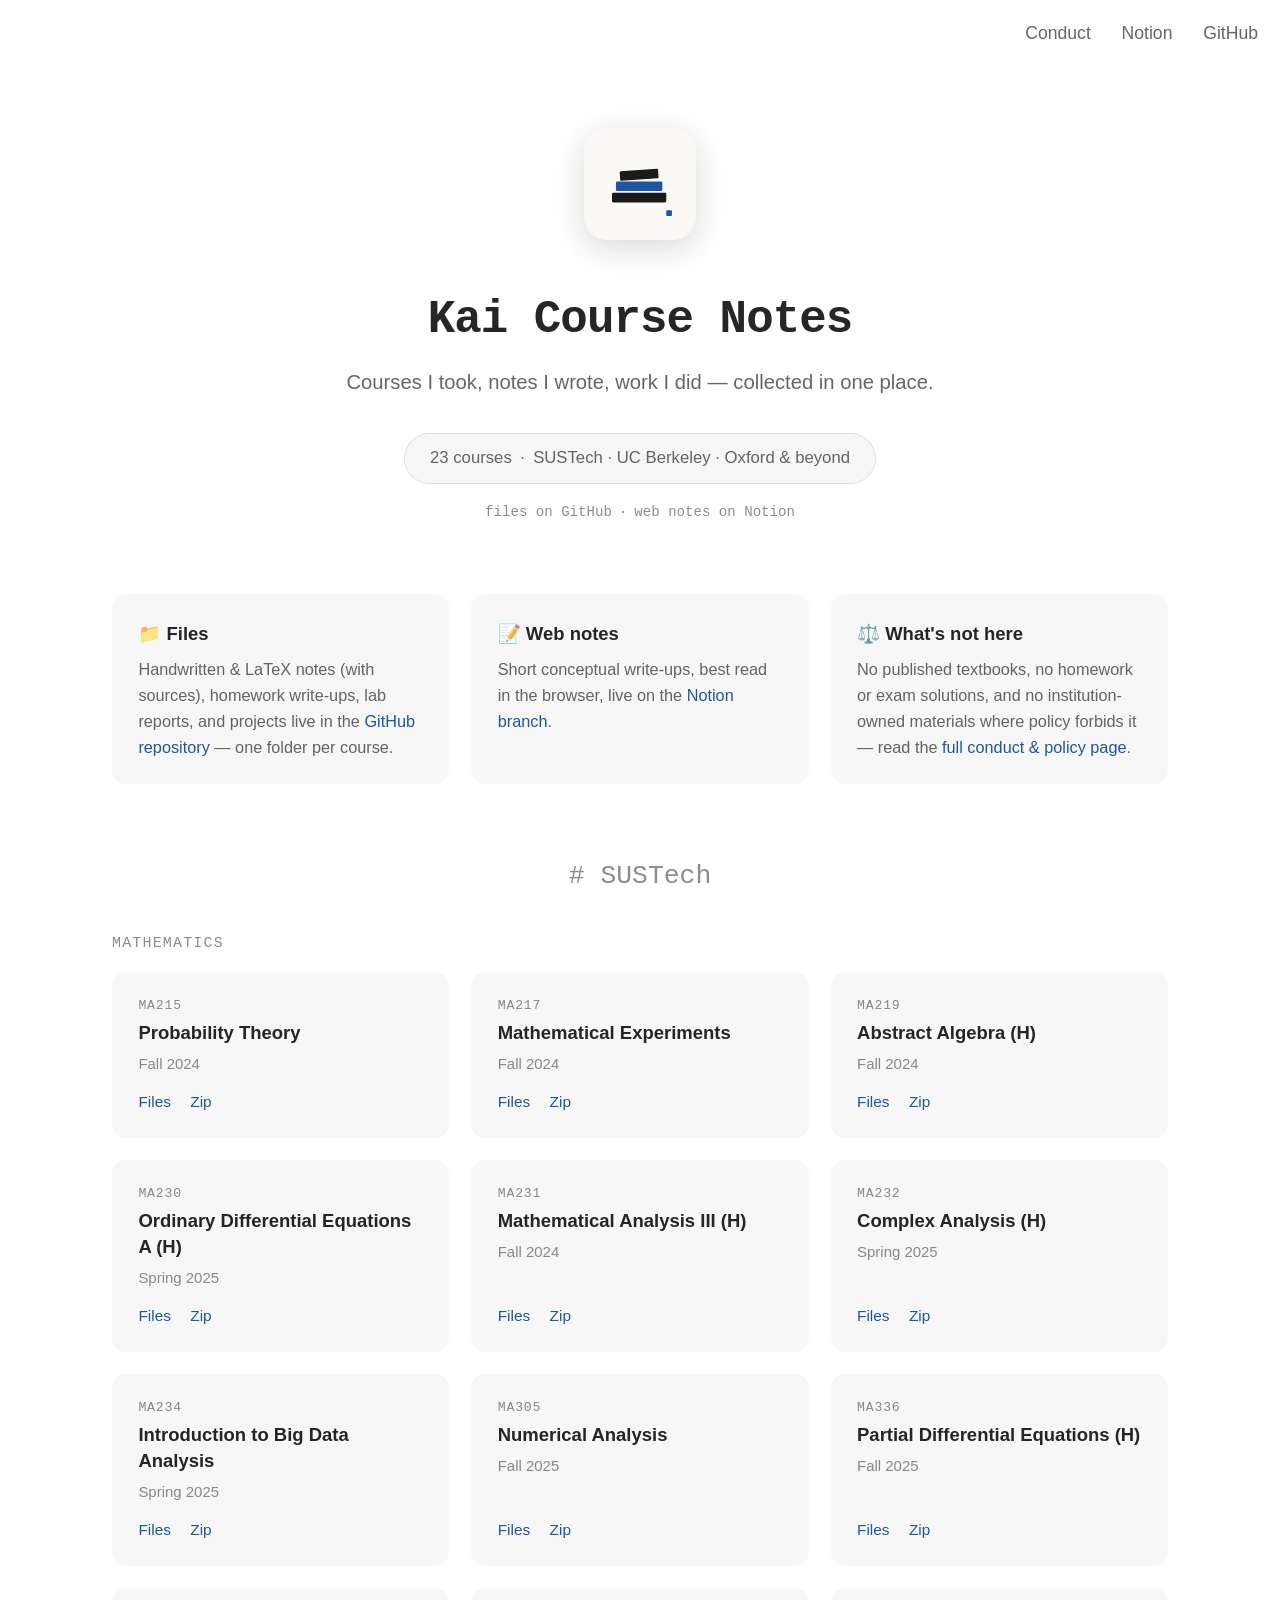
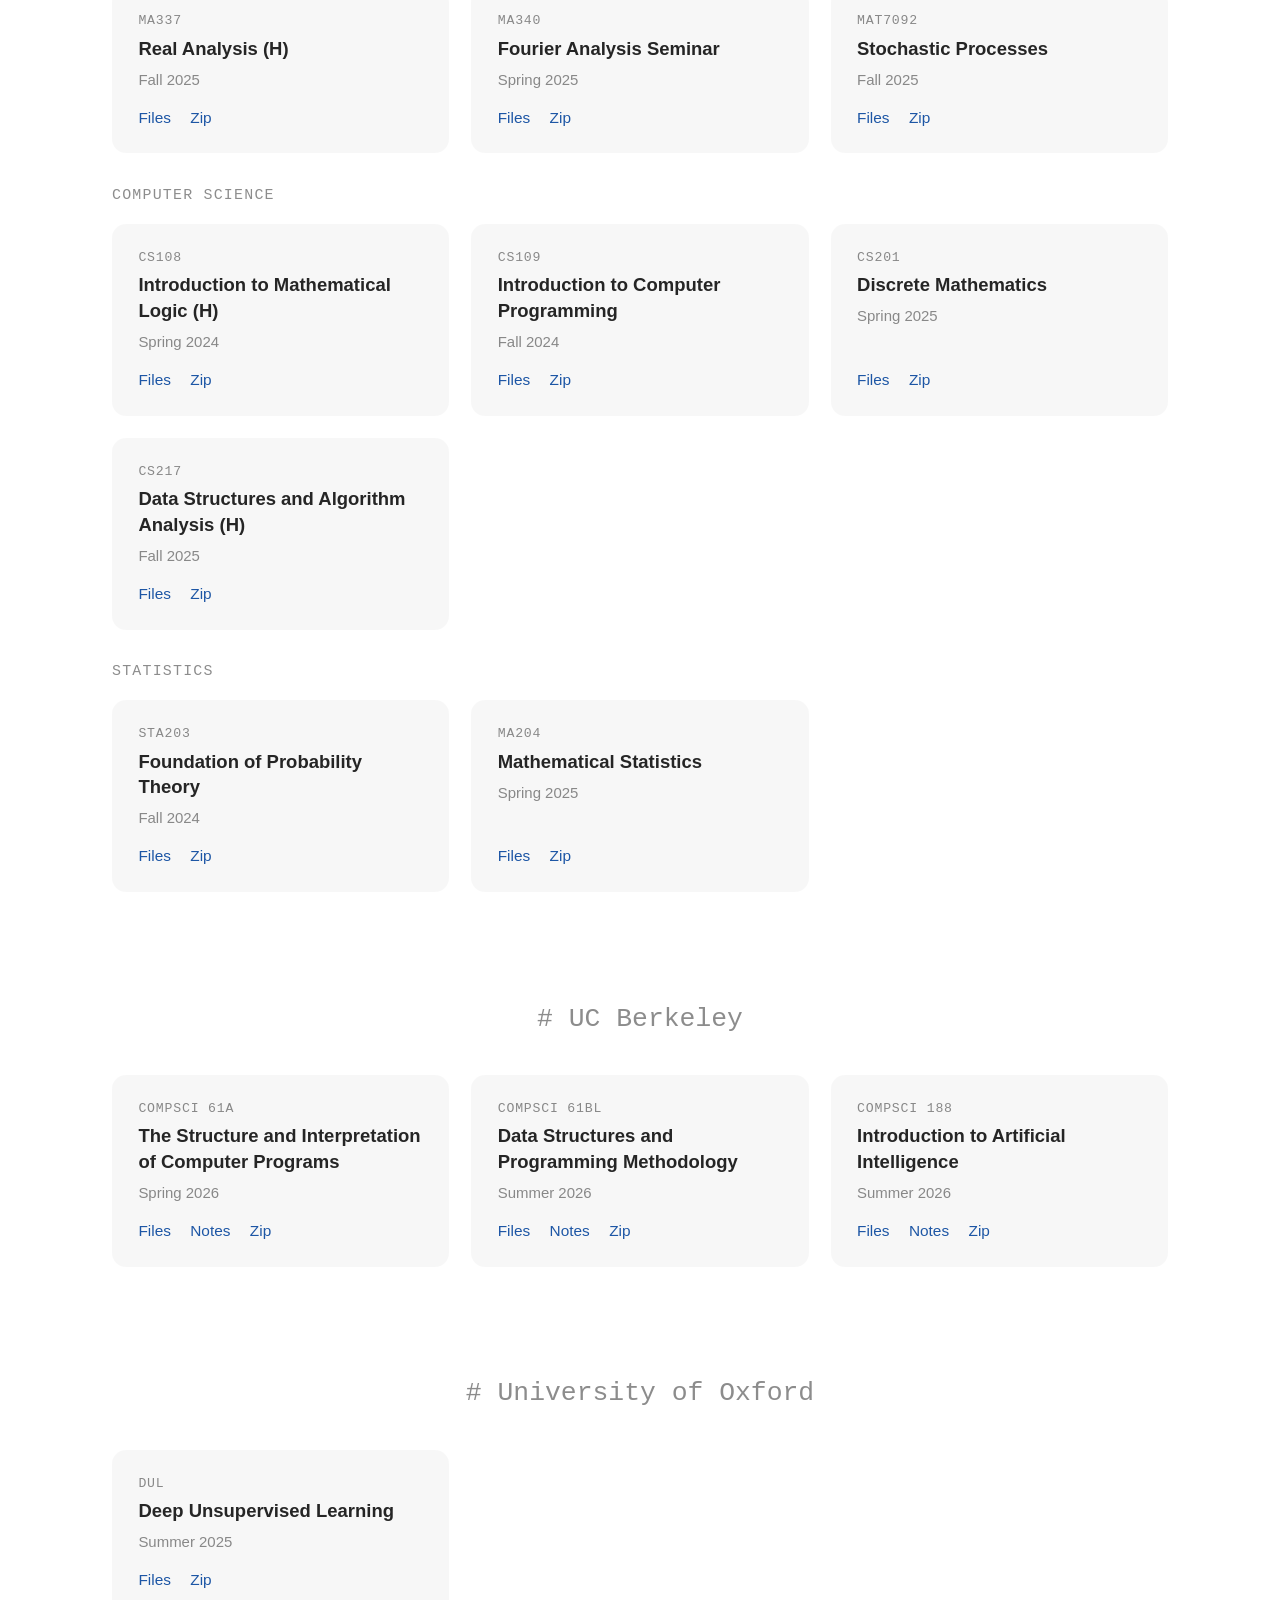
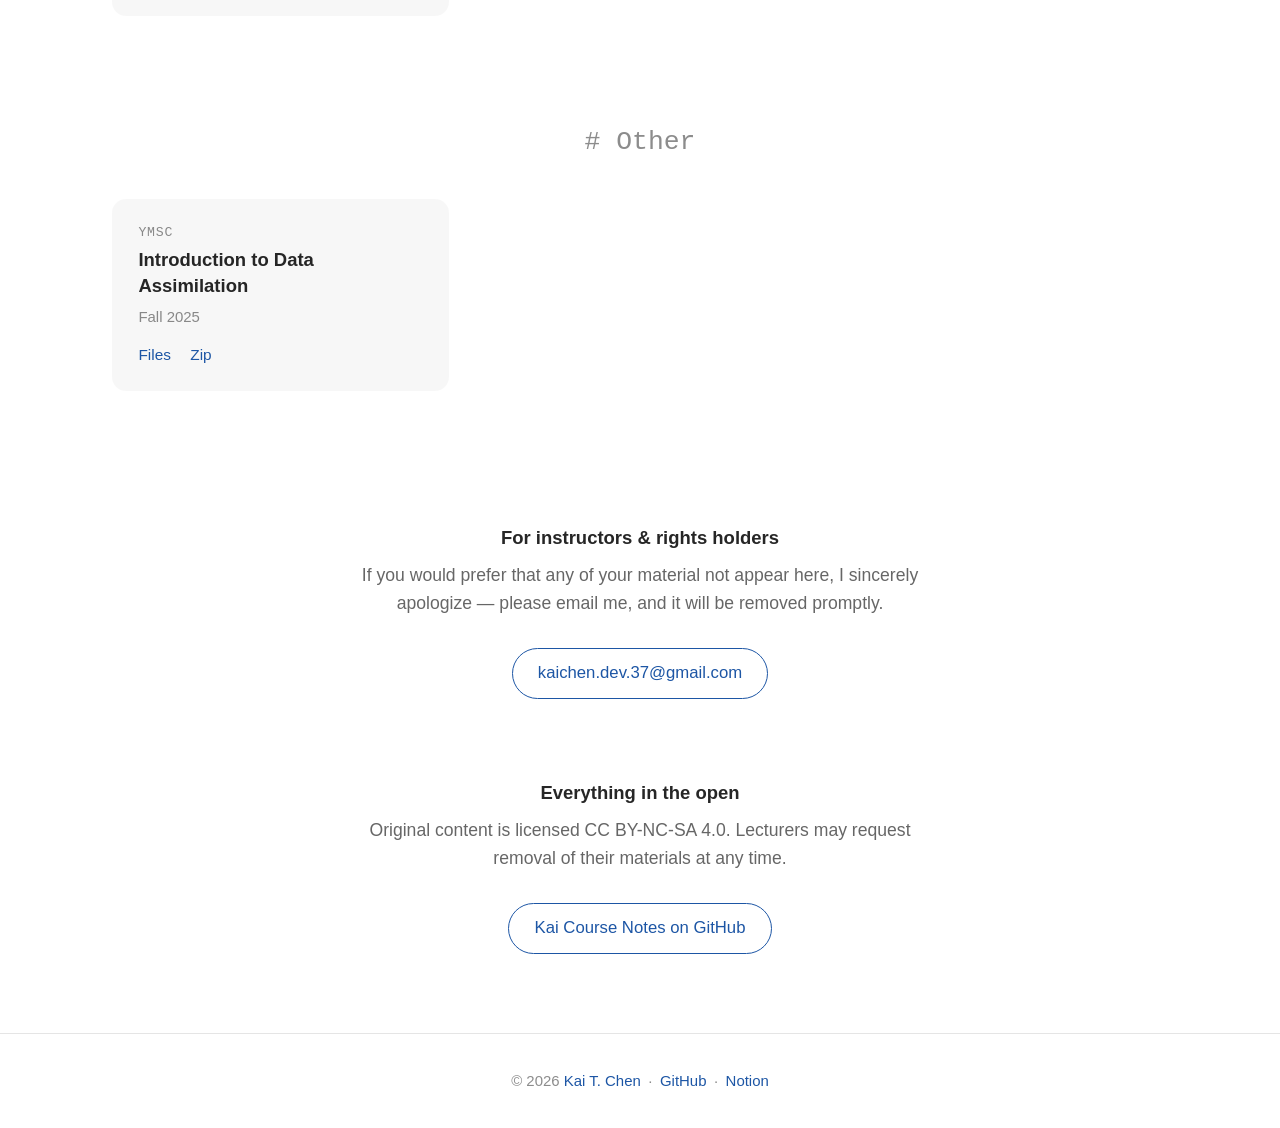
<file: index.html>
<!DOCTYPE html>
<html lang="en">

<head prefix="og: http://ogp.me/ns#">
	<meta charset="UTF-8"/>

	<title>Kai Course Notes — courses, notes, and materials</title>

	<meta name="viewport" content="width=device-width, initial-scale=1"/>
	<meta name="description" content="Course notes and materials from my studies at SUSTech, UC Berkeley, the University of Oxford, and beyond — handwritten and LaTeX notes, homework, and projects."/>

	<meta property="og:type"        content="website"/>
	<meta property="og:url"         content="https://kai-course-notes.kaichen.dev"/>
	<meta property="og:title"       content="Kai Course Notes"/>
	<meta property="og:description" content="Course notes and materials from SUSTech, UC Berkeley, Oxford, and beyond."/>
	<meta property="og:locale"      content="en_US"/>
	<meta property="twitter:card"   content="summary"/>

	<link rel="icon" href="img/logo.svg" type="image/svg+xml"/>
	<link rel="stylesheet" href="css/main.css"/>
</head>


<body>

<header>
	<nav><ul>
		<li><a href="conduct.html">Conduct</a></li>
		<li><a href="https://kai-course-notes.notion.site/main" rel="external">Notion</a></li>
		<li><a href="https://github.com/kaiiiichen/Kai-Course-Notes" rel="external">GitHub</a></li>
	</ul></nav>
</header>


<main>
	<section id="top">
		<img src="img/logo.svg" width="112" height="112" class="logo" alt="Kai Course Notes logo"/>

		<h1>Kai Course Notes</h1>
		<p class="tagline">Courses I took, notes I wrote, work I did — collected in one place.</p>

		<section id="latest">
			<span class="badge">23 courses&ensp;·&ensp;SUSTech · UC Berkeley · Oxford &amp; beyond</span>
			<p class="phase">files on GitHub&ensp;·&ensp;web notes on Notion</p>
		</section>
	</section>

	<section id="how">
		<div>
			<section>
				<h2>📁 Files</h2>
				<p>Handwritten &amp; LaTeX notes (with sources), homework write-ups, lab reports, and projects live in the <a href="https://github.com/kaiiiichen/Kai-Course-Notes" rel="external">GitHub repository</a> — one folder per course.</p>
			</section>
			<section>
				<h2>📝 Web notes</h2>
				<p>Short conceptual write-ups, best read in the browser, live on the <a href="https://kai-course-notes.notion.site/main" rel="external">Notion branch</a>.</p>
			</section>
			<section>
				<h2>⚖️ What's not here</h2>
				<p>No published textbooks, no homework or exam solutions, and no institution-owned materials where policy forbids it — read the <a href="conduct.html">full conduct &amp; policy page</a>.</p>
			</section>
		</div>
	</section>

	<section id="sustech">
		<h2>SUSTech</h2>

		<h3 class="group">Mathematics</h3>
		<div class="grid">
			<article class="card">
				<p class="code">MA215</p>
				<h3><a href="https://github.com/kaiiiichen/Kai-Course-Notes/tree/main/SUSTech/MA215%20Probability%20Theory" rel="external">Probability Theory</a></h3>
				<p class="term">Fall 2024</p>
				<p class="links"><a href="https://github.com/kaiiiichen/Kai-Course-Notes/tree/main/SUSTech/MA215%20Probability%20Theory" rel="external">Files</a><a href="https://github.com/kaiiiichen/Kai-Course-Notes/releases/download/downloads/SUSTech-MA215-Probability-Theory.zip" rel="external">Zip</a></p>
			</article>
			<article class="card">
				<p class="code">MA217</p>
				<h3><a href="https://github.com/kaiiiichen/Kai-Course-Notes/tree/main/SUSTech/MA217%20Mathematical%20Experiments" rel="external">Mathematical Experiments</a></h3>
				<p class="term">Fall 2024</p>
				<p class="links"><a href="https://github.com/kaiiiichen/Kai-Course-Notes/tree/main/SUSTech/MA217%20Mathematical%20Experiments" rel="external">Files</a><a href="https://github.com/kaiiiichen/Kai-Course-Notes/releases/download/downloads/SUSTech-MA217-Mathematical-Experiments.zip" rel="external">Zip</a></p>
			</article>
			<article class="card">
				<p class="code">MA219</p>
				<h3><a href="https://github.com/kaiiiichen/Kai-Course-Notes/tree/main/SUSTech/MA219%20Abstract%20Algebra%20%28H%29" rel="external">Abstract Algebra (H)</a></h3>
				<p class="term">Fall 2024</p>
				<p class="links"><a href="https://github.com/kaiiiichen/Kai-Course-Notes/tree/main/SUSTech/MA219%20Abstract%20Algebra%20%28H%29" rel="external">Files</a><a href="https://github.com/kaiiiichen/Kai-Course-Notes/releases/download/downloads/SUSTech-MA219-Abstract-Algebra-H.zip" rel="external">Zip</a></p>
			</article>
			<article class="card">
				<p class="code">MA230</p>
				<h3><a href="https://github.com/kaiiiichen/Kai-Course-Notes/tree/main/SUSTech/MA230%20Ordinary%20Differential%20Equations%20A%20%28H%29" rel="external">Ordinary Differential Equations A (H)</a></h3>
				<p class="term">Spring 2025</p>
				<p class="links"><a href="https://github.com/kaiiiichen/Kai-Course-Notes/tree/main/SUSTech/MA230%20Ordinary%20Differential%20Equations%20A%20%28H%29" rel="external">Files</a><a href="https://github.com/kaiiiichen/Kai-Course-Notes/releases/download/downloads/SUSTech-MA230-Ordinary-Differential-Equations-A-H.zip" rel="external">Zip</a></p>
			</article>
			<article class="card">
				<p class="code">MA231</p>
				<h3><a href="https://github.com/kaiiiichen/Kai-Course-Notes/tree/main/SUSTech/MA231%20Mathematical%20Analysis%20III%20%28H%29" rel="external">Mathematical Analysis III (H)</a></h3>
				<p class="term">Fall 2024</p>
				<p class="links"><a href="https://github.com/kaiiiichen/Kai-Course-Notes/tree/main/SUSTech/MA231%20Mathematical%20Analysis%20III%20%28H%29" rel="external">Files</a><a href="https://github.com/kaiiiichen/Kai-Course-Notes/releases/download/downloads/SUSTech-MA231-Mathematical-Analysis-III-H.zip" rel="external">Zip</a></p>
			</article>
			<article class="card">
				<p class="code">MA232</p>
				<h3><a href="https://github.com/kaiiiichen/Kai-Course-Notes/tree/main/SUSTech/MA232%20Complex%20Analysis%20%28H%29" rel="external">Complex Analysis (H)</a></h3>
				<p class="term">Spring 2025</p>
				<p class="links"><a href="https://github.com/kaiiiichen/Kai-Course-Notes/tree/main/SUSTech/MA232%20Complex%20Analysis%20%28H%29" rel="external">Files</a><a href="https://github.com/kaiiiichen/Kai-Course-Notes/releases/download/downloads/SUSTech-MA232-Complex-Analysis-H.zip" rel="external">Zip</a></p>
			</article>
			<article class="card">
				<p class="code">MA234</p>
				<h3><a href="https://github.com/kaiiiichen/Kai-Course-Notes/tree/main/SUSTech/MA234%20Introduction%20to%20Big%20Data%20Analysis" rel="external">Introduction to Big Data Analysis</a></h3>
				<p class="term">Spring 2025</p>
				<p class="links"><a href="https://github.com/kaiiiichen/Kai-Course-Notes/tree/main/SUSTech/MA234%20Introduction%20to%20Big%20Data%20Analysis" rel="external">Files</a><a href="https://github.com/kaiiiichen/Kai-Course-Notes/releases/download/downloads/SUSTech-MA234-Introduction-to-Big-Data-Analysis.zip" rel="external">Zip</a></p>
			</article>
			<article class="card">
				<p class="code">MA305</p>
				<h3><a href="https://github.com/kaiiiichen/Kai-Course-Notes/tree/main/SUSTech/MA305%20Numerical%20Analysis" rel="external">Numerical Analysis</a></h3>
				<p class="term">Fall 2025</p>
				<p class="links"><a href="https://github.com/kaiiiichen/Kai-Course-Notes/tree/main/SUSTech/MA305%20Numerical%20Analysis" rel="external">Files</a><a href="https://github.com/kaiiiichen/Kai-Course-Notes/releases/download/downloads/SUSTech-MA305-Numerical-Analysis.zip" rel="external">Zip</a></p>
			</article>
			<article class="card">
				<p class="code">MA336</p>
				<h3><a href="https://github.com/kaiiiichen/Kai-Course-Notes/tree/main/SUSTech/MA336%20Partial%20Differential%20Equations%20%28H%29" rel="external">Partial Differential Equations (H)</a></h3>
				<p class="term">Fall 2025</p>
				<p class="links"><a href="https://github.com/kaiiiichen/Kai-Course-Notes/tree/main/SUSTech/MA336%20Partial%20Differential%20Equations%20%28H%29" rel="external">Files</a><a href="https://github.com/kaiiiichen/Kai-Course-Notes/releases/download/downloads/SUSTech-MA336-Partial-Differential-Equations-H.zip" rel="external">Zip</a></p>
			</article>
			<article class="card">
				<p class="code">MA337</p>
				<h3><a href="https://github.com/kaiiiichen/Kai-Course-Notes/tree/main/SUSTech/MA337%20Real%20Analysis%20%28H%29" rel="external">Real Analysis (H)</a></h3>
				<p class="term">Fall 2025</p>
				<p class="links"><a href="https://github.com/kaiiiichen/Kai-Course-Notes/tree/main/SUSTech/MA337%20Real%20Analysis%20%28H%29" rel="external">Files</a><a href="https://github.com/kaiiiichen/Kai-Course-Notes/releases/download/downloads/SUSTech-MA337-Real-Analysis-H.zip" rel="external">Zip</a></p>
			</article>
			<article class="card">
				<p class="code">MA340</p>
				<h3><a href="https://github.com/kaiiiichen/Kai-Course-Notes/tree/main/SUSTech/MA340%20Fourier%20Analysis%20Seminar" rel="external">Fourier Analysis Seminar</a></h3>
				<p class="term">Spring 2025</p>
				<p class="links"><a href="https://github.com/kaiiiichen/Kai-Course-Notes/tree/main/SUSTech/MA340%20Fourier%20Analysis%20Seminar" rel="external">Files</a><a href="https://github.com/kaiiiichen/Kai-Course-Notes/releases/download/downloads/SUSTech-MA340-Fourier-Analysis-Seminar.zip" rel="external">Zip</a></p>
			</article>
			<article class="card">
				<p class="code">MAT7092</p>
				<h3><a href="https://github.com/kaiiiichen/Kai-Course-Notes/tree/main/SUSTech/MAT7092%20Stochastic%20Processes" rel="external">Stochastic Processes</a></h3>
				<p class="term">Fall 2025</p>
				<p class="links"><a href="https://github.com/kaiiiichen/Kai-Course-Notes/tree/main/SUSTech/MAT7092%20Stochastic%20Processes" rel="external">Files</a><a href="https://github.com/kaiiiichen/Kai-Course-Notes/releases/download/downloads/SUSTech-MAT7092-Stochastic-Processes.zip" rel="external">Zip</a></p>
			</article>
		</div>

		<h3 class="group">Computer Science</h3>
		<div class="grid">
			<article class="card">
				<p class="code">CS108</p>
				<h3><a href="https://github.com/kaiiiichen/Kai-Course-Notes/tree/main/SUSTech/CS108%20Introduction%20to%20Mathematical%20Logic%20%28H%29" rel="external">Introduction to Mathematical Logic (H)</a></h3>
				<p class="term">Spring 2024</p>
				<p class="links"><a href="https://github.com/kaiiiichen/Kai-Course-Notes/tree/main/SUSTech/CS108%20Introduction%20to%20Mathematical%20Logic%20%28H%29" rel="external">Files</a><a href="https://github.com/kaiiiichen/Kai-Course-Notes/releases/download/downloads/SUSTech-CS108-Introduction-to-Mathematical-Logic-H.zip" rel="external">Zip</a></p>
			</article>
			<article class="card">
				<p class="code">CS109</p>
				<h3><a href="https://github.com/kaiiiichen/Kai-Course-Notes/tree/main/SUSTech/CS109%20Introduction%20to%20Computer%20Programming" rel="external">Introduction to Computer Programming</a></h3>
				<p class="term">Fall 2024</p>
				<p class="links"><a href="https://github.com/kaiiiichen/Kai-Course-Notes/tree/main/SUSTech/CS109%20Introduction%20to%20Computer%20Programming" rel="external">Files</a><a href="https://github.com/kaiiiichen/Kai-Course-Notes/releases/download/downloads/SUSTech-CS109-Introduction-to-Computer-Programming.zip" rel="external">Zip</a></p>
			</article>
			<article class="card">
				<p class="code">CS201</p>
				<h3><a href="https://github.com/kaiiiichen/Kai-Course-Notes/tree/main/SUSTech/CS201%20Discrete%20Mathematics" rel="external">Discrete Mathematics</a></h3>
				<p class="term">Spring 2025</p>
				<p class="links"><a href="https://github.com/kaiiiichen/Kai-Course-Notes/tree/main/SUSTech/CS201%20Discrete%20Mathematics" rel="external">Files</a><a href="https://github.com/kaiiiichen/Kai-Course-Notes/releases/download/downloads/SUSTech-CS201-Discrete-Mathematics.zip" rel="external">Zip</a></p>
			</article>
			<article class="card">
				<p class="code">CS217</p>
				<h3><a href="https://github.com/kaiiiichen/Kai-Course-Notes/tree/main/SUSTech/CS217%20Data%20Structures%20and%20Algorithm%20Analysis%20%28H%29" rel="external">Data Structures and Algorithm Analysis (H)</a></h3>
				<p class="term">Fall 2025</p>
				<p class="links"><a href="https://github.com/kaiiiichen/Kai-Course-Notes/tree/main/SUSTech/CS217%20Data%20Structures%20and%20Algorithm%20Analysis%20%28H%29" rel="external">Files</a><a href="https://github.com/kaiiiichen/Kai-Course-Notes/releases/download/downloads/SUSTech-CS217-Data-Structures-and-Algorithm-Analysis-H.zip" rel="external">Zip</a></p>
			</article>
		</div>

		<h3 class="group">Statistics</h3>
		<div class="grid">
			<article class="card">
				<p class="code">STA203</p>
				<h3><a href="https://github.com/kaiiiichen/Kai-Course-Notes/tree/main/SUSTech/STA203%20Foundation%20of%20Probability%20Theory" rel="external">Foundation of Probability Theory</a></h3>
				<p class="term">Fall 2024</p>
				<p class="links"><a href="https://github.com/kaiiiichen/Kai-Course-Notes/tree/main/SUSTech/STA203%20Foundation%20of%20Probability%20Theory" rel="external">Files</a><a href="https://github.com/kaiiiichen/Kai-Course-Notes/releases/download/downloads/SUSTech-STA203-Foundation-of-Probability-Theory.zip" rel="external">Zip</a></p>
			</article>
			<article class="card">
				<p class="code">MA204</p>
				<h3><a href="https://github.com/kaiiiichen/Kai-Course-Notes/tree/main/SUSTech/MA204%20Mathematical%20Statistics" rel="external">Mathematical Statistics</a></h3>
				<p class="term">Spring 2025</p>
				<p class="links"><a href="https://github.com/kaiiiichen/Kai-Course-Notes/tree/main/SUSTech/MA204%20Mathematical%20Statistics" rel="external">Files</a><a href="https://github.com/kaiiiichen/Kai-Course-Notes/releases/download/downloads/SUSTech-MA204-Mathematical-Statistics.zip" rel="external">Zip</a></p>
			</article>
		</div>
	</section>

	<section id="berkeley">
		<h2>UC Berkeley</h2>
		<div class="grid">
			<article class="card">
				<p class="code">COMPSCI 61A</p>
				<h3><a href="https://github.com/kaiiiichen/Kai-Course-Notes/tree/main/UC%20Berkeley/COMPSCI%2061A%20The%20Structure%20and%20Interpretation%20of%20Computer%20Programs" rel="external">The Structure and Interpretation of Computer Programs</a></h3>
				<p class="term">Spring 2026</p>
				<p class="links"><a href="https://github.com/kaiiiichen/Kai-Course-Notes/tree/main/UC%20Berkeley/COMPSCI%2061A%20The%20Structure%20and%20Interpretation%20of%20Computer%20Programs" rel="external">Files</a><a href="https://kai-course-notes.notion.site/39ba3294e487812487accc12c4652e74" rel="external">Notes</a><a href="https://github.com/kaiiiichen/Kai-Course-Notes/releases/download/downloads/UC-Berkeley-COMPSCI-61A-The-Structure-and-Interpretation-of-Computer-Programs.zip" rel="external">Zip</a></p>
			</article>
			<article class="card">
				<p class="code">COMPSCI 61BL</p>
				<h3><a href="https://github.com/kaiiiichen/Kai-Course-Notes/tree/main/UC%20Berkeley/COMPSCI%2061BL%20Data%20Structures%20and%20Programming%20Methodology" rel="external">Data Structures and Programming Methodology</a></h3>
				<p class="term">Summer 2026</p>
				<p class="links"><a href="https://github.com/kaiiiichen/Kai-Course-Notes/tree/main/UC%20Berkeley/COMPSCI%2061BL%20Data%20Structures%20and%20Programming%20Methodology" rel="external">Files</a><a href="https://kai-course-notes.notion.site/39ba3294e48781feb9afc1a24da04148" rel="external">Notes</a><a href="https://github.com/kaiiiichen/Kai-Course-Notes/releases/download/downloads/UC-Berkeley-COMPSCI-61BL-Data-Structures-and-Programming-Methodology.zip" rel="external">Zip</a></p>
			</article>
			<article class="card">
				<p class="code">COMPSCI 188</p>
				<h3><a href="https://github.com/kaiiiichen/Kai-Course-Notes/tree/main/UC%20Berkeley/COMPSCI%20188%20Introduction%20to%20Artificial%20Intelligence" rel="external">Introduction to Artificial Intelligence</a></h3>
				<p class="term">Summer 2026</p>
				<p class="links"><a href="https://github.com/kaiiiichen/Kai-Course-Notes/tree/main/UC%20Berkeley/COMPSCI%20188%20Introduction%20to%20Artificial%20Intelligence" rel="external">Files</a><a href="https://kai-course-notes.notion.site/39ba3294e4878136b840deb58af630a6" rel="external">Notes</a><a href="https://github.com/kaiiiichen/Kai-Course-Notes/releases/download/downloads/UC-Berkeley-COMPSCI-188-Introduction-to-Artificial-Intelligence.zip" rel="external">Zip</a></p>
			</article>
		</div>
	</section>

	<section id="oxford">
		<h2>University of Oxford</h2>
		<div class="grid">
			<article class="card">
				<p class="code">DUL</p>
				<h3><a href="https://github.com/kaiiiichen/Kai-Course-Notes/tree/main/Oxford/Deep%20Unsupervised%20Learning" rel="external">Deep Unsupervised Learning</a></h3>
				<p class="term">Summer 2025</p>
				<p class="links"><a href="https://github.com/kaiiiichen/Kai-Course-Notes/tree/main/Oxford/Deep%20Unsupervised%20Learning" rel="external">Files</a><a href="https://github.com/kaiiiichen/Kai-Course-Notes/releases/download/downloads/Oxford-Deep-Unsupervised-Learning.zip" rel="external">Zip</a></p>
			</article>
		</div>
	</section>

	<section id="other">
		<h2>Other</h2>
		<div class="grid">
			<article class="card">
				<p class="code">YMSC</p>
				<h3><a href="https://github.com/kaiiiichen/Kai-Course-Notes/tree/main/YMSC/Introduction%20to%20Data%20Assimilation" rel="external">Introduction to Data Assimilation</a></h3>
				<p class="term">Fall 2025</p>
				<p class="links"><a href="https://github.com/kaiiiichen/Kai-Course-Notes/tree/main/YMSC/Introduction%20to%20Data%20Assimilation" rel="external">Files</a><a href="https://github.com/kaiiiichen/Kai-Course-Notes/releases/download/downloads/YMSC-Introduction-to-Data-Assimilation.zip" rel="external">Zip</a></p>
			</article>
		</div>
	</section>

	<section id="contact">
		<h3>For instructors &amp; rights holders</h3>
		<p>If you would prefer that any of your material not appear here, I sincerely apologize — please email me, and it will be removed promptly.</p>
		<a href="mailto:kaichen.dev.37@gmail.com" title="Email Kai" class="github">kaichen.dev.37@gmail.com</a>
	</section>

	<section id="develop">
		<h3>Everything in the open</h3>
		<p>Original content is licensed CC BY-NC-SA 4.0. Lecturers may request removal of their materials at any time.</p>
		<a href="https://github.com/kaiiiichen/Kai-Course-Notes" title="Kai Course Notes on GitHub" class="github">Kai Course Notes on GitHub</a>
	</section>
</main>


<footer>
	<p class="copyright">© 2026 <a href="https://kaichen.dev" rel="external author">Kai T. Chen</a>&ensp;·&ensp;<a href="https://github.com/kaiiiichen/Kai-Course-Notes" rel="external">GitHub</a>&ensp;·&ensp;<a href="https://kai-course-notes.notion.site/main" rel="external">Notion</a></p>
</footer>
</body>
</html>
</file>
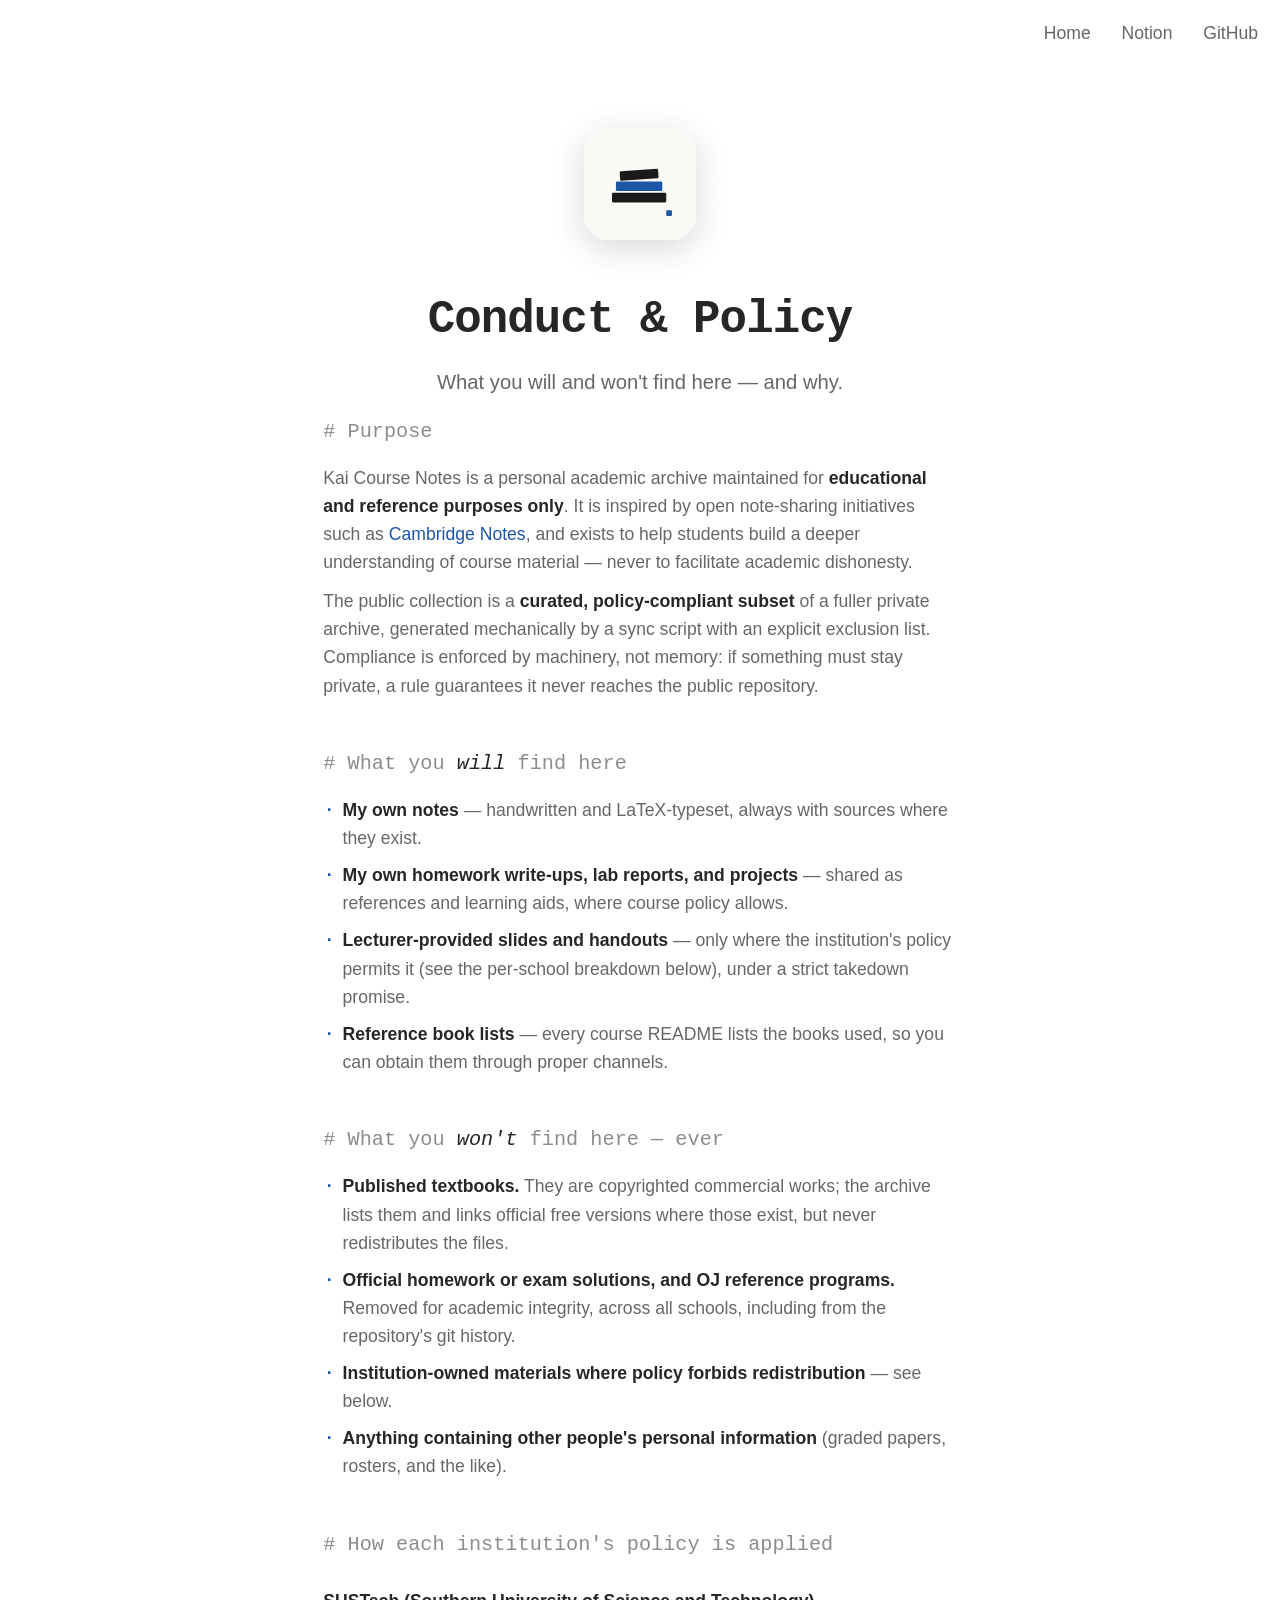
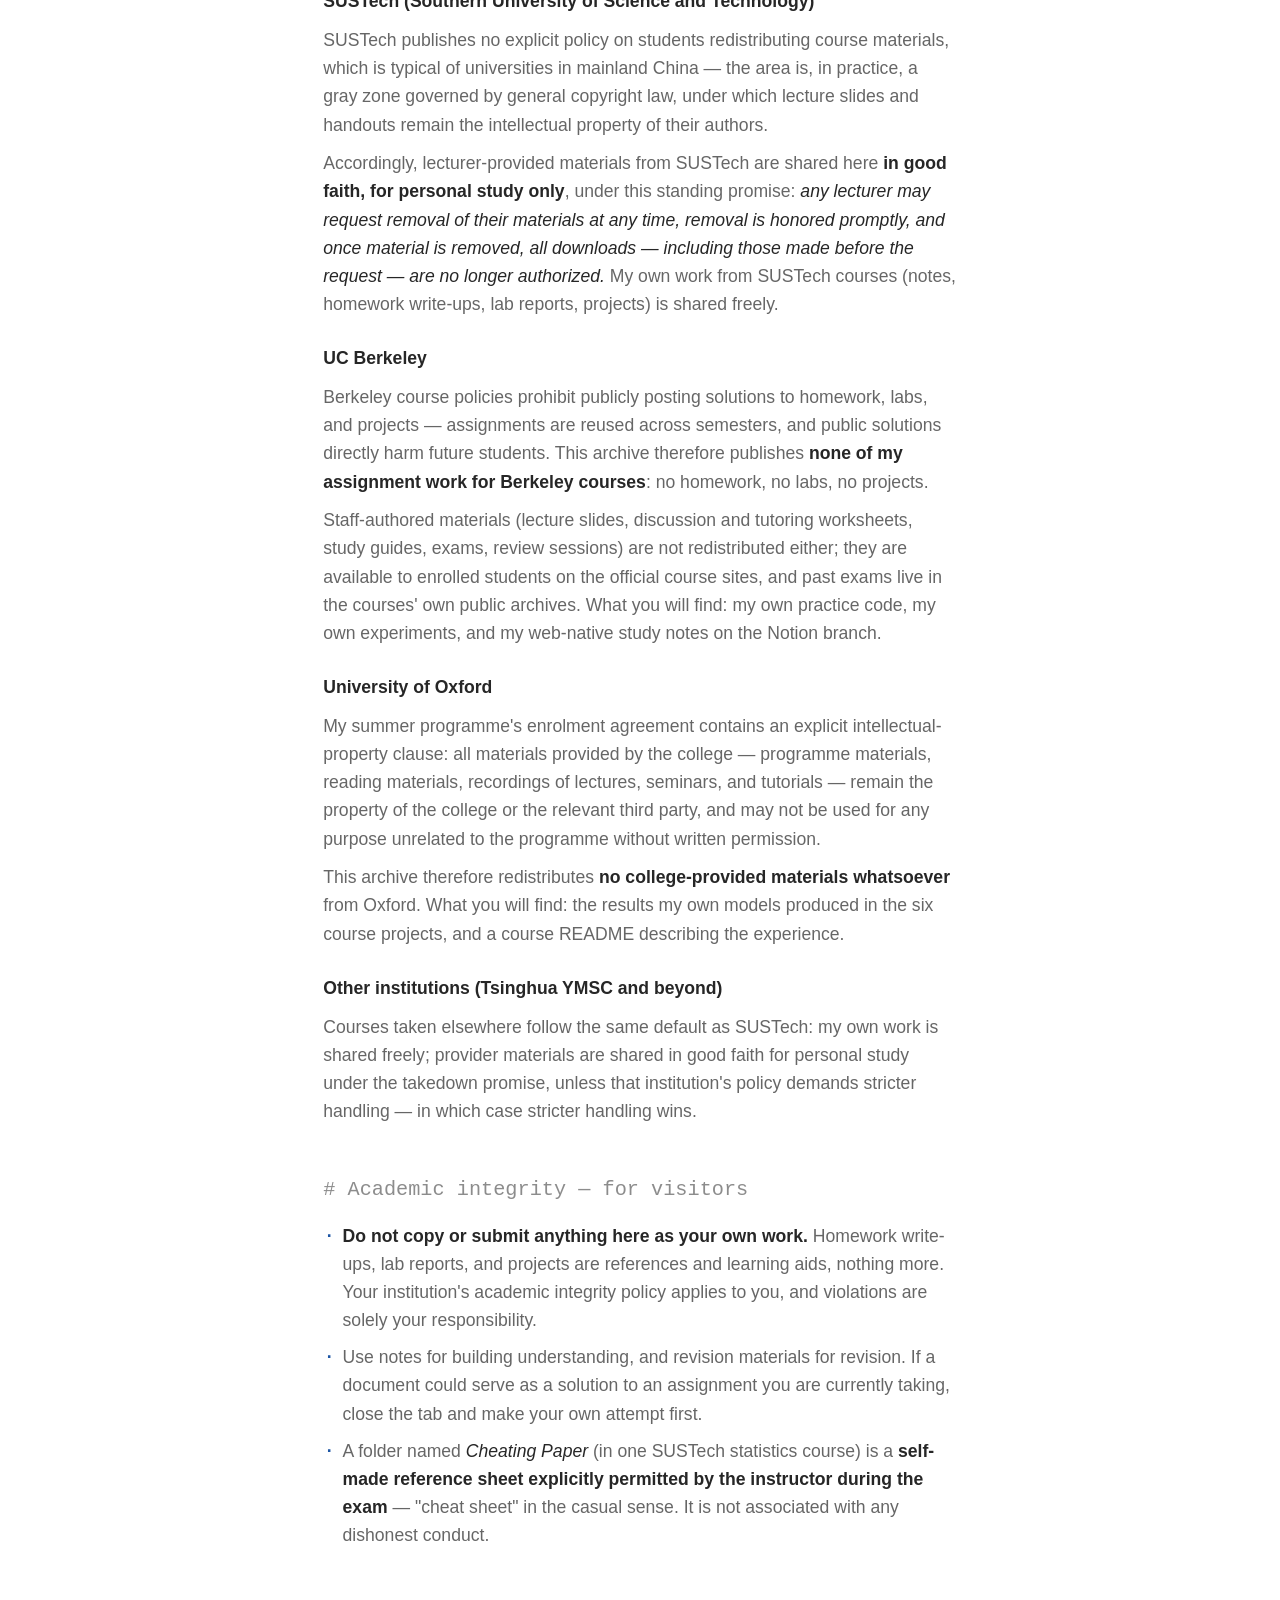
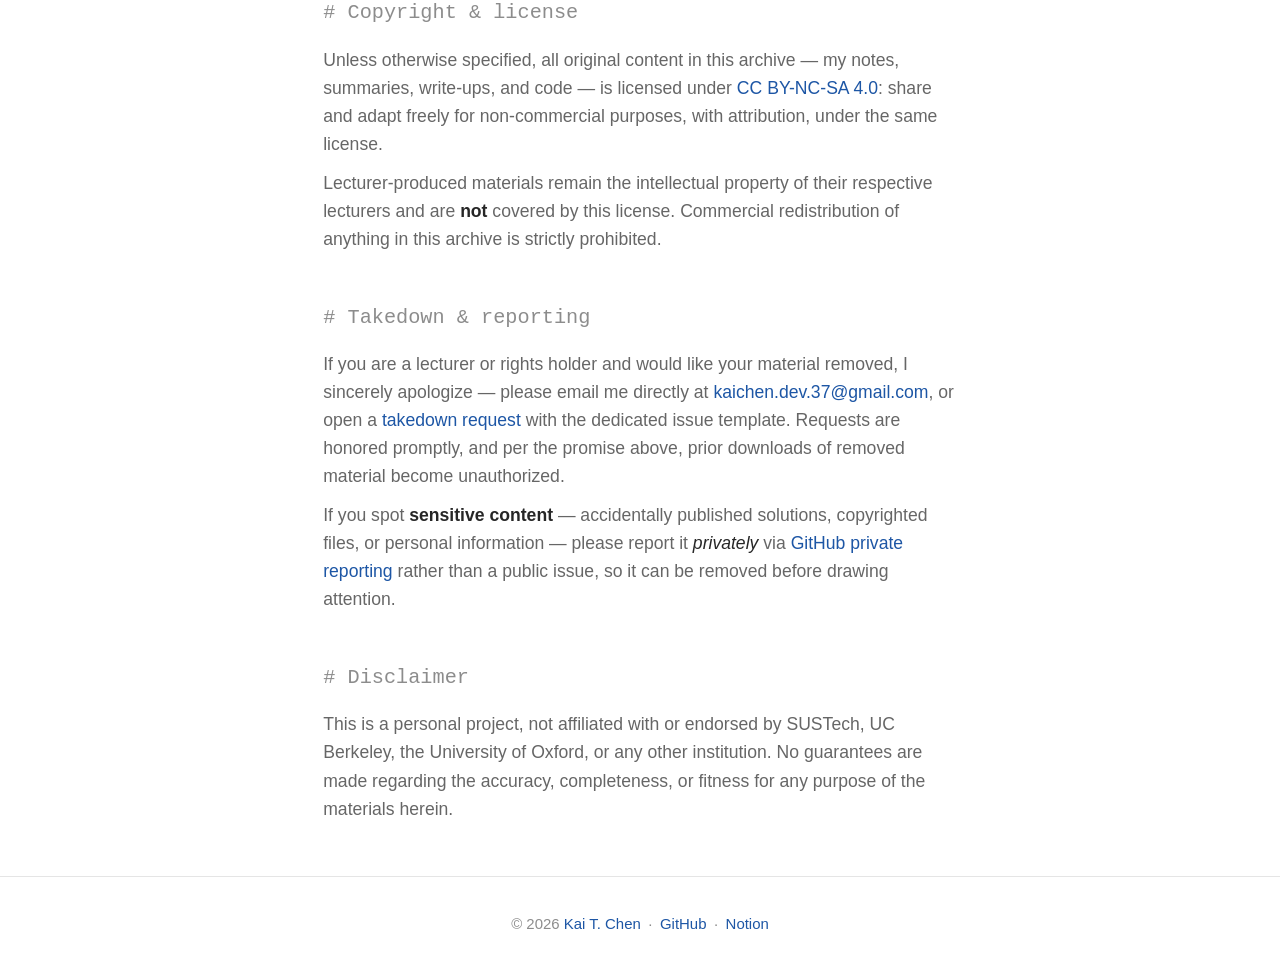
<file: conduct.html>
<!DOCTYPE html>
<html lang="en">

<head prefix="og: http://ogp.me/ns#">
	<meta charset="UTF-8"/>

	<title>Code of Conduct &amp; Content Policy — Kai Course Notes</title>

	<meta name="viewport" content="width=device-width, initial-scale=1"/>
	<meta name="description" content="What you will and won't find in Kai Course Notes, how each institution's policy is applied, and how takedown requests work."/>

	<meta property="og:type"        content="website"/>
	<meta property="og:url"         content="https://kai-course-notes.kaichen.dev/conduct.html"/>
	<meta property="og:title"       content="Code of Conduct &amp; Content Policy — Kai Course Notes"/>
	<meta property="og:description" content="What you will and won't find here, and how each institution's policy is applied."/>
	<meta property="og:locale"      content="en_US"/>
	<meta property="twitter:card"   content="summary"/>

	<link rel="icon" href="img/logo.svg" type="image/svg+xml"/>
	<link rel="stylesheet" href="css/main.css"/>
</head>


<body>

<header>
	<nav><ul>
		<li><a href="./">Home</a></li>
		<li><a href="https://kai-course-notes.notion.site/main" rel="external">Notion</a></li>
		<li><a href="https://github.com/kaiiiichen/Kai-Course-Notes" rel="external">GitHub</a></li>
	</ul></nav>
</header>


<main>
	<section id="top">
		<img src="img/logo.svg" width="112" height="112" class="logo" alt="Kai Course Notes logo"/>
		<h1>Conduct &amp; Policy</h1>
		<p class="tagline">What you will and won't find here — and why.</p>
	</section>

	<article class="prose">
		<section>
			<h2>Purpose</h2>
			<p>Kai Course Notes is a personal academic archive maintained for <strong>educational and reference purposes only</strong>. It is inspired by open note-sharing initiatives such as <a href="https://dec41.user.srcf.net/notes/" rel="external">Cambridge Notes</a>, and exists to help students build a deeper understanding of course material — never to facilitate academic dishonesty.</p>
			<p>The public collection is a <strong>curated, policy-compliant subset</strong> of a fuller private archive, generated mechanically by a sync script with an explicit exclusion list. Compliance is enforced by machinery, not memory: if something must stay private, a rule guarantees it never reaches the public repository.</p>
		</section>

		<section>
			<h2>What you <em>will</em> find here</h2>
			<ul>
				<li><strong>My own notes</strong> — handwritten and LaTeX-typeset, always with sources where they exist.</li>
				<li><strong>My own homework write-ups, lab reports, and projects</strong> — shared as references and learning aids, where course policy allows.</li>
				<li><strong>Lecturer-provided slides and handouts</strong> — only where the institution's policy permits it (see the per-school breakdown below), under a strict takedown promise.</li>
				<li><strong>Reference book lists</strong> — every course README lists the books used, so you can obtain them through proper channels.</li>
			</ul>
		</section>

		<section>
			<h2>What you <em>won't</em> find here — ever</h2>
			<ul>
				<li><strong>Published textbooks.</strong> They are copyrighted commercial works; the archive lists them and links official free versions where those exist, but never redistributes the files.</li>
				<li><strong>Official homework or exam solutions, and OJ reference programs.</strong> Removed for academic integrity, across all schools, including from the repository's git history.</li>
				<li><strong>Institution-owned materials where policy forbids redistribution</strong> — see below.</li>
				<li><strong>Anything containing other people's personal information</strong> (graded papers, rosters, and the like).</li>
			</ul>
		</section>

		<section>
			<h2>How each institution's policy is applied</h2>

			<h3>SUSTech (Southern University of Science and Technology)</h3>
			<p>SUSTech publishes no explicit policy on students redistributing course materials, which is typical of universities in mainland China — the area is, in practice, a gray zone governed by general copyright law, under which lecture slides and handouts remain the intellectual property of their authors.</p>
			<p>Accordingly, lecturer-provided materials from SUSTech are shared here <strong>in good faith, for personal study only</strong>, under this standing promise: <em>any lecturer may request removal of their materials at any time, removal is honored promptly, and once material is removed, all downloads — including those made before the request — are no longer authorized.</em> My own work from SUSTech courses (notes, homework write-ups, lab reports, projects) is shared freely.</p>

			<h3>UC Berkeley</h3>
			<p>Berkeley course policies prohibit publicly posting solutions to homework, labs, and projects — assignments are reused across semesters, and public solutions directly harm future students. This archive therefore publishes <strong>none of my assignment work for Berkeley courses</strong>: no homework, no labs, no projects.</p>
			<p>Staff-authored materials (lecture slides, discussion and tutoring worksheets, study guides, exams, review sessions) are not redistributed either; they are available to enrolled students on the official course sites, and past exams live in the courses' own public archives. What you will find: my own practice code, my own experiments, and my web-native study notes on the Notion branch.</p>

			<h3>University of Oxford</h3>
			<p>My summer programme's enrolment agreement contains an explicit intellectual-property clause: all materials provided by the college — programme materials, reading materials, recordings of lectures, seminars, and tutorials — remain the property of the college or the relevant third party, and may not be used for any purpose unrelated to the programme without written permission.</p>
			<p>This archive therefore redistributes <strong>no college-provided materials whatsoever</strong> from Oxford. What you will find: the results my own models produced in the six course projects, and a course README describing the experience.</p>

			<h3>Other institutions (Tsinghua YMSC and beyond)</h3>
			<p>Courses taken elsewhere follow the same default as SUSTech: my own work is shared freely; provider materials are shared in good faith for personal study under the takedown promise, unless that institution's policy demands stricter handling — in which case stricter handling wins.</p>
		</section>

		<section>
			<h2>Academic integrity — for visitors</h2>
			<ul>
				<li><strong>Do not copy or submit anything here as your own work.</strong> Homework write-ups, lab reports, and projects are references and learning aids, nothing more. Your institution's academic integrity policy applies to you, and violations are solely your responsibility.</li>
				<li>Use notes for building understanding, and revision materials for revision. If a document could serve as a solution to an assignment you are currently taking, close the tab and make your own attempt first.</li>
				<li>A folder named <em>Cheating Paper</em> (in one SUSTech statistics course) is a <strong>self-made reference sheet explicitly permitted by the instructor during the exam</strong> — "cheat sheet" in the casual sense. It is not associated with any dishonest conduct.</li>
			</ul>
		</section>

		<section>
			<h2>Copyright &amp; license</h2>
			<p>Unless otherwise specified, all original content in this archive — my notes, summaries, write-ups, and code — is licensed under <a href="https://creativecommons.org/licenses/by-nc-sa/4.0/" rel="external">CC BY-NC-SA 4.0</a>: share and adapt freely for non-commercial purposes, with attribution, under the same license.</p>
			<p>Lecturer-produced materials remain the intellectual property of their respective lecturers and are <strong>not</strong> covered by this license. Commercial redistribution of anything in this archive is strictly prohibited.</p>
		</section>

		<section>
			<h2>Takedown &amp; reporting</h2>
			<p>If you are a lecturer or rights holder and would like your material removed, I sincerely apologize — please email me directly at <a href="mailto:kaichen.dev.37@gmail.com">kaichen.dev.37@gmail.com</a>, or open a <a href="https://github.com/kaiiiichen/Kai-Course-Notes/issues/new/choose" rel="external">takedown request</a> with the dedicated issue template. Requests are honored promptly, and per the promise above, prior downloads of removed material become unauthorized.</p>
			<p>If you spot <strong>sensitive content</strong> — accidentally published solutions, copyrighted files, or personal information — please report it <em>privately</em> via <a href="https://github.com/kaiiiichen/Kai-Course-Notes/security/advisories/new" rel="external">GitHub private reporting</a> rather than a public issue, so it can be removed before drawing attention.</p>
		</section>

		<section>
			<h2>Disclaimer</h2>
			<p>This is a personal project, not affiliated with or endorsed by SUSTech, UC Berkeley, the University of Oxford, or any other institution. No guarantees are made regarding the accuracy, completeness, or fitness for any purpose of the materials herein.</p>
		</section>
	</article>
</main>


<footer>
	<p class="copyright">© 2026 <a href="https://kaichen.dev" rel="external author">Kai T. Chen</a>&ensp;·&ensp;<a href="https://github.com/kaiiiichen/Kai-Course-Notes" rel="external">GitHub</a>&ensp;·&ensp;<a href="https://kai-course-notes.notion.site/main" rel="external">Notion</a></p>
</footer>
</body>
</html>
</file>
<file: css/main.css>
@charset "UTF-8";

/* == base ============================================================== */

:root {
	color-scheme: light dark;

	--background: light-dark(white, hsl(220, 18%, 7%));
	--text: light-dark(hsla(0, 0%, 0%, .85), hsla(0, 0%, 100%, .9));
	--secondary-text: light-dark(hsla(0, 0%, 0%, .6), hsla(0, 0%, 100%, .62));
	--tertiary-text: light-dark(hsla(0, 0%, 0%, .45), hsla(0, 0%, 100%, .45));
	--separator: light-dark(hsla(0, 0%, 0%, .1), hsla(0, 0%, 100%, .12));
	--card-background: light-dark(hsla(0, 0%, 0%, .03), hsla(0, 0%, 100%, .05));

	/* scholarly ink blue; brightened on dark surfaces for legibility */
	--ink: hsl(215, 70%, 38%);
	--accent: light-dark(var(--ink), hsl(215, 85%, 70%));

	--mono: ui-monospace, 'SF Mono', 'Menlo', 'Cascadia Mono', monospace;
}

* {
	margin: 0;
	padding: 0;
}

html {
	/* global type scale: all rem-based sizes and widths grow together */
	font-size: 110%;
}

body {
	font: 1rem/1.6 -apple-system, BlinkMacSystemFont, 'SF Pro', 'Helvetica Neue', 'Segoe UI', sans-serif;
	color: var(--text);
	background: var(--background);
	-webkit-text-size-adjust: 100%;
}

a {
	color: var(--accent);
	text-decoration: none;
}
a:hover {
	text-decoration: underline;
}

h2 {
	font-size: 1.5rem;
	font-weight: 600;
	text-align: center;
	margin-block-end: 2rem;
}

h3 {
	font-size: 1.05rem;
	font-weight: 600;
}

main > section {
	padding: 3rem 1.25rem;
}


/* == header ============================================================ */

header nav ul {
	display: flex;
	justify-content: flex-end;
	gap: 1.75rem;
	list-style: none;
	padding: 1.1rem 1.25rem;
}

header nav a {
	color: var(--secondary-text);
	font-size: 1rem;
}
header nav a:hover {
	color: var(--accent);
	text-decoration: none;
}


/* == hero ============================================================== */

#top {
	text-align: center;
	padding-block-start: 3.5rem;
	padding-block-end: 1rem;
}

.logo {
	border-radius: 24px;
	box-shadow: 0 8px 32px light-dark(hsla(0, 10%, 20%, .18), hsla(0, 0%, 0%, .55));
	margin-block-end: 1.5rem;
}

#top h1 {
	font-family: var(--mono);
	font-size: 2.6rem;
	font-weight: 700;
	letter-spacing: -0.02em;
	margin-block-start: 0.5rem;
}

.tagline {
	font-size: 1.15rem;
	color: var(--secondary-text);
	margin-block-start: 0.5rem;
}

#latest {
	margin-block-start: 2rem;
}

.badge {
	display: inline-block;
	padding: 0.65em 1.5em;
	border: 1px solid var(--separator);
	border-radius: 2em;
	font-size: 0.95rem;
	font-weight: 500;
	color: var(--secondary-text);
	background: var(--card-background);
	cursor: default;
}

.phase {
	font-family: var(--mono);
	font-size: 0.8rem;
	color: var(--tertiary-text);
	margin-block-start: 1rem;
}


/* == how =============================================================== */

#how {
	max-width: 60rem;
	margin-inline: auto;
	padding-block-end: 1rem;
}

#how > div {
	display: grid;
	grid-template-columns: repeat(auto-fit, minmax(16rem, 1fr));
	gap: 1.25rem;
}

#how > div > section {
	padding: 1.4rem 1.5rem;
	background: var(--card-background);
	border-radius: 14px;
}

#how h2 {
	font-size: 1.05rem;
	font-weight: 600;
	text-align: start;
	margin-block-end: 0.4rem;
}

#how p {
	font-size: 0.925rem;
	color: var(--secondary-text);
}


/* == course sections =================================================== */

#sustech, #berkeley, #oxford, #other {
	max-width: 60rem;
	margin-inline: auto;
}

#sustech h2, #berkeley h2, #oxford h2, #other h2 {
	font-family: var(--mono);
	font-weight: 500;
	color: var(--tertiary-text);
}
#sustech h2::before, #berkeley h2::before, #oxford h2::before, #other h2::before {
	content: '# ';
}

.group {
	font-family: var(--mono);
	font-size: 0.85rem;
	font-weight: 500;
	letter-spacing: 0.08em;
	text-transform: uppercase;
	color: var(--tertiary-text);
	margin-block: 1.75rem 0.9rem;
}

.grid {
	display: grid;
	grid-template-columns: repeat(auto-fill, minmax(16rem, 1fr));
	gap: 1.25rem;
}

.card {
	display: flex;
	flex-direction: column;
	padding: 1.3rem 1.5rem;
	background: var(--card-background);
	border-radius: 14px;
}

.card .code {
	font-family: var(--mono);
	font-size: 0.75rem;
	letter-spacing: 0.06em;
	color: var(--tertiary-text);
}

.card h3 {
	line-height: 1.4;
	margin-block: 0.25rem 0.35rem;
}

.card h3 a {
	color: var(--text);
}
.card h3 a:hover {
	color: var(--accent);
	text-decoration: none;
}

.card .term {
	font-size: 0.85rem;
	color: var(--tertiary-text);
}

.card .links {
	margin-block-start: auto;
	padding-block-start: 0.8rem;
	font-size: 0.875rem;
	font-weight: 500;
}

.card .links a + a {
	margin-inline-start: 1.1rem;
}


/* == contact + develop ================================================= */

#contact {
	text-align: center;
	padding-block: 4.5rem 0;
}

.prose + #contact {
	padding-block-end: 4.5rem;
}

#contact h3 {
	font-size: 1.05rem;
	font-weight: 600;
}

#contact p {
	color: var(--secondary-text);
	max-width: 32rem;
	margin: 0.5rem auto 0;
}

#contact .github {
	display: inline-block;
	margin-block-start: 1.75rem;
	padding: 0.65em 1.5em;
	border: 1px solid var(--accent);
	border-radius: 2em;
	font-size: 0.95rem;
	font-weight: 500;
}
#contact .github:hover {
	background: var(--accent);
	color: var(--background);
	text-decoration: none;
}

#develop {
	text-align: center;
	padding-block: 4.5rem;
}

#develop h3 {
	font-size: 1.05rem;
	font-weight: 600;
}

#develop p {
	color: var(--secondary-text);
	max-width: 32rem;
	margin: 0.5rem auto 0;
}

#develop .github {
	display: inline-block;
	margin-block-start: 1.75rem;
	padding: 0.65em 1.5em;
	border: 1px solid var(--accent);
	border-radius: 2em;
	font-size: 0.95rem;
	font-weight: 500;
}
#develop .github:hover {
	background: var(--accent);
	color: var(--background);
	text-decoration: none;
}


/* == footer ============================================================ */

footer {
	border-block-start: 1px solid var(--separator);
	padding: 2rem 1.5rem;
	text-align: center;
}

footer .copyright {
	font-size: 0.85rem;
	color: var(--tertiary-text);
}


/* == prose (conduct page) ============================================== */

.prose {
	max-width: 36rem;
	margin-inline: auto;
	padding: 0 1.25rem 3rem;
}

.prose section + section {
	margin-block-start: 2.75rem;
}

.prose h2 {
	font-family: var(--mono);
	font-size: 1.15rem;
	font-weight: 500;
	text-align: start;
	color: var(--tertiary-text);
	margin-block-end: 0.9rem;
}
.prose h2::before { content: '# '; }

.prose h3 {
	font-size: 1rem;
	font-weight: 600;
	margin-block: 1.5rem 0.4rem;
}

.prose p {
	color: var(--secondary-text);
	margin-block-start: 0.6rem;
}

.prose strong, .prose em {
	color: var(--text);
}

.prose ul {
	list-style: none;
	margin-block-start: 0.6rem;
}

.prose li {
	color: var(--secondary-text);
	padding-inline-start: 1.1rem;
	position: relative;
}

.prose li + li {
	margin-block-start: 0.5rem;
}

.prose li::before {
	content: '·';
	position: absolute;
	inset-inline-start: 0.2rem;
	color: var(--accent);
	font-weight: 700;
}
</file>
